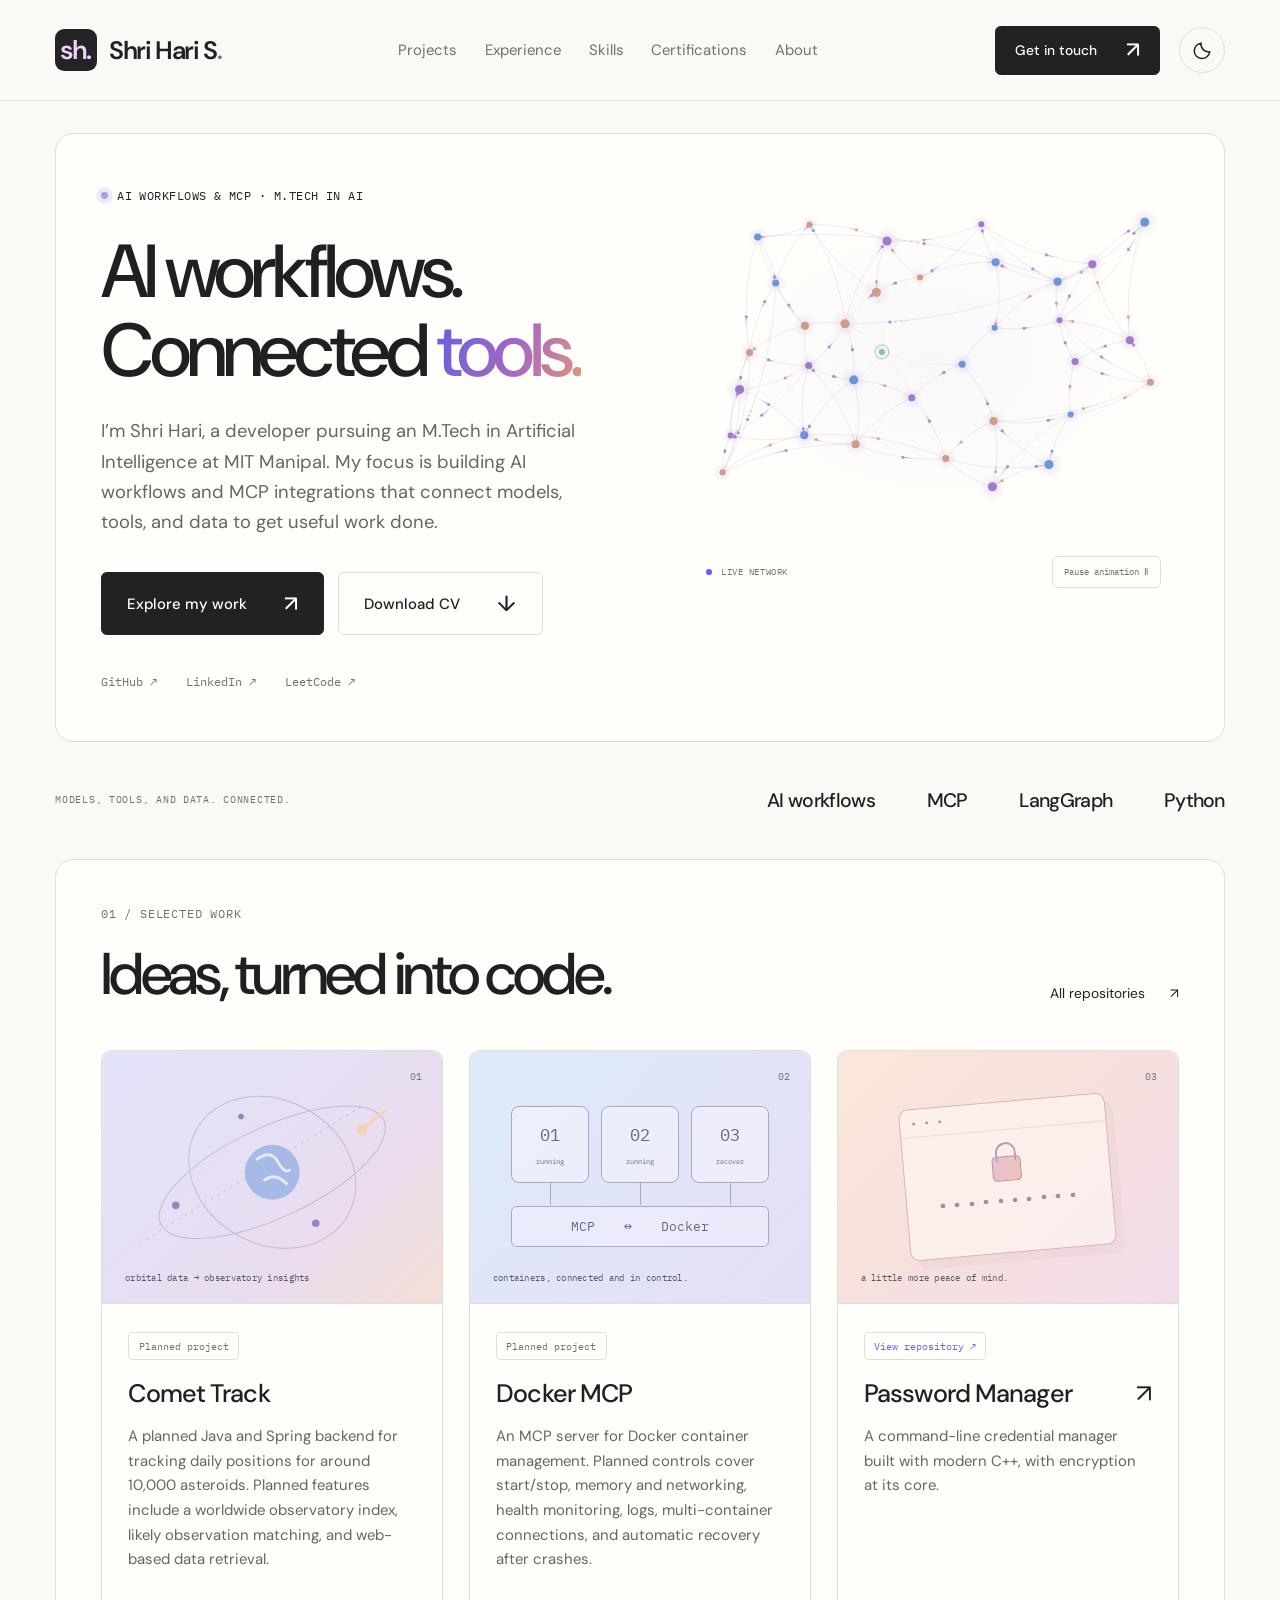
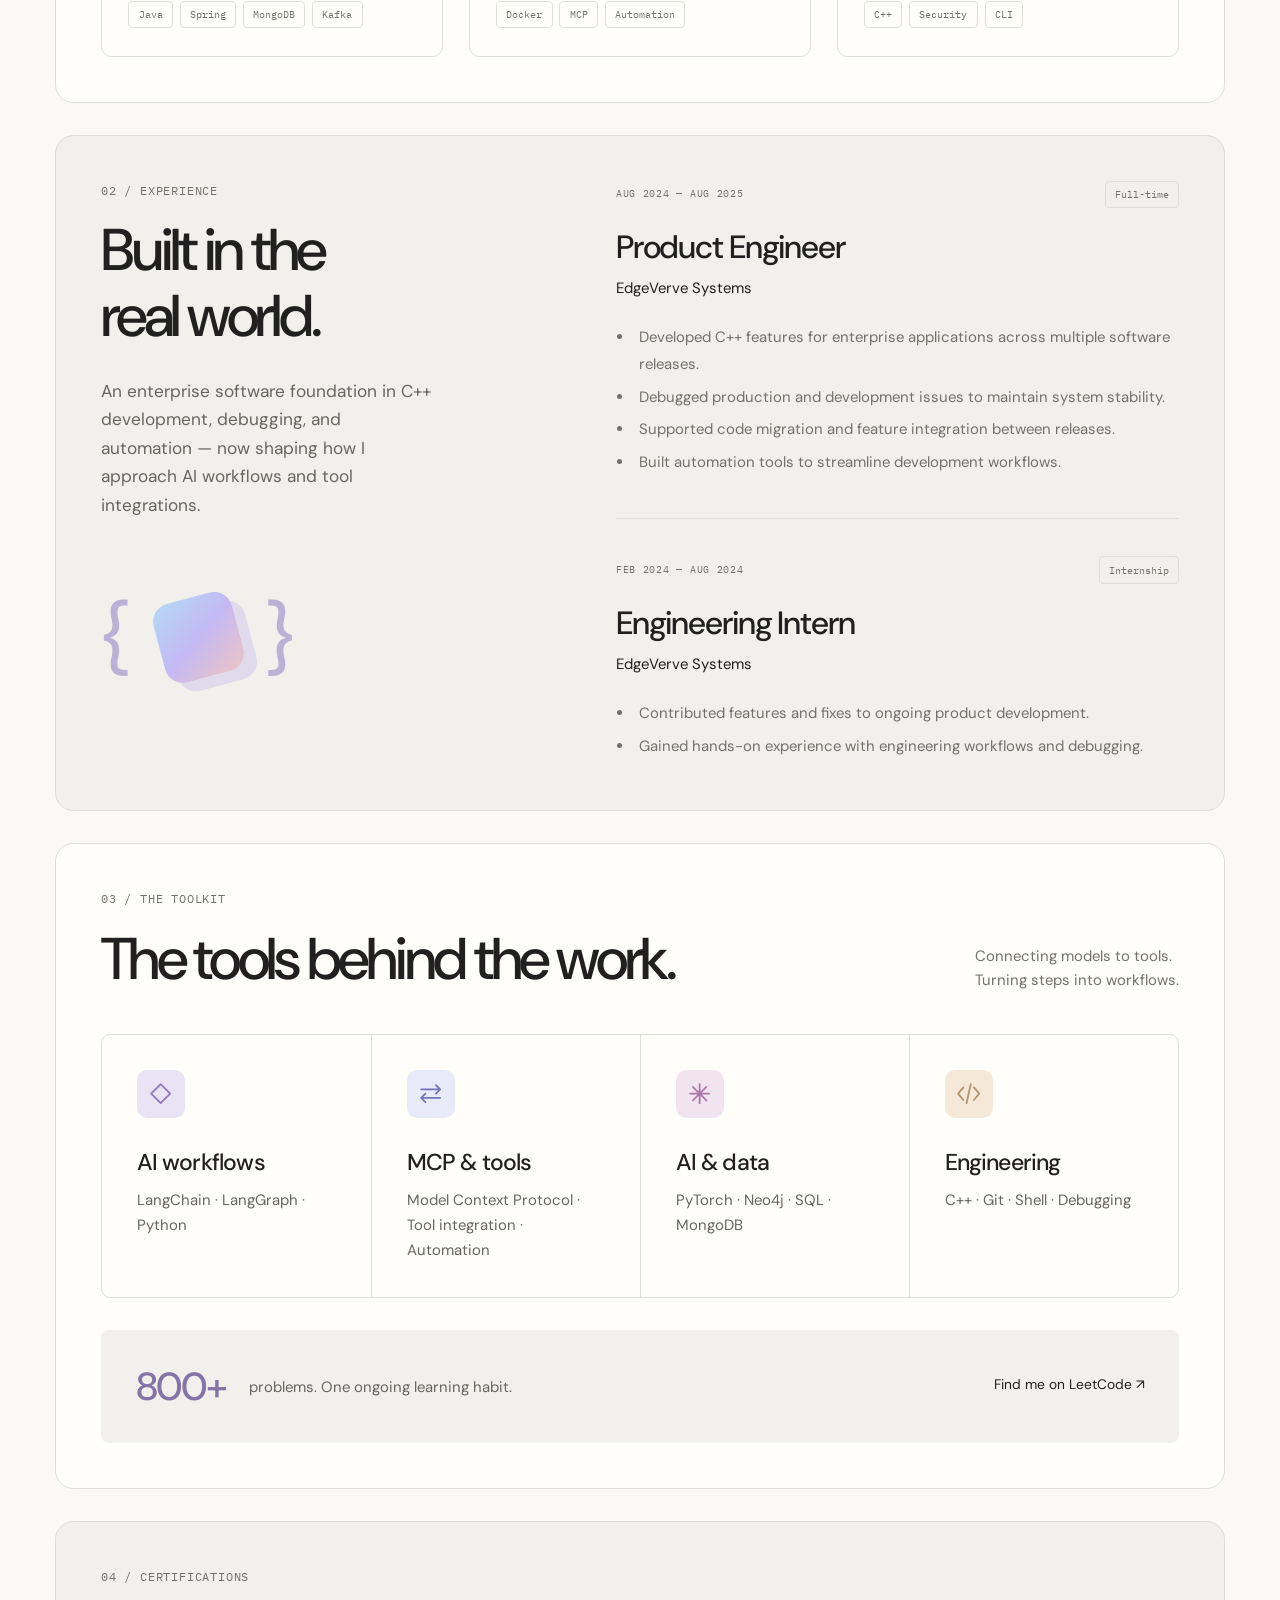
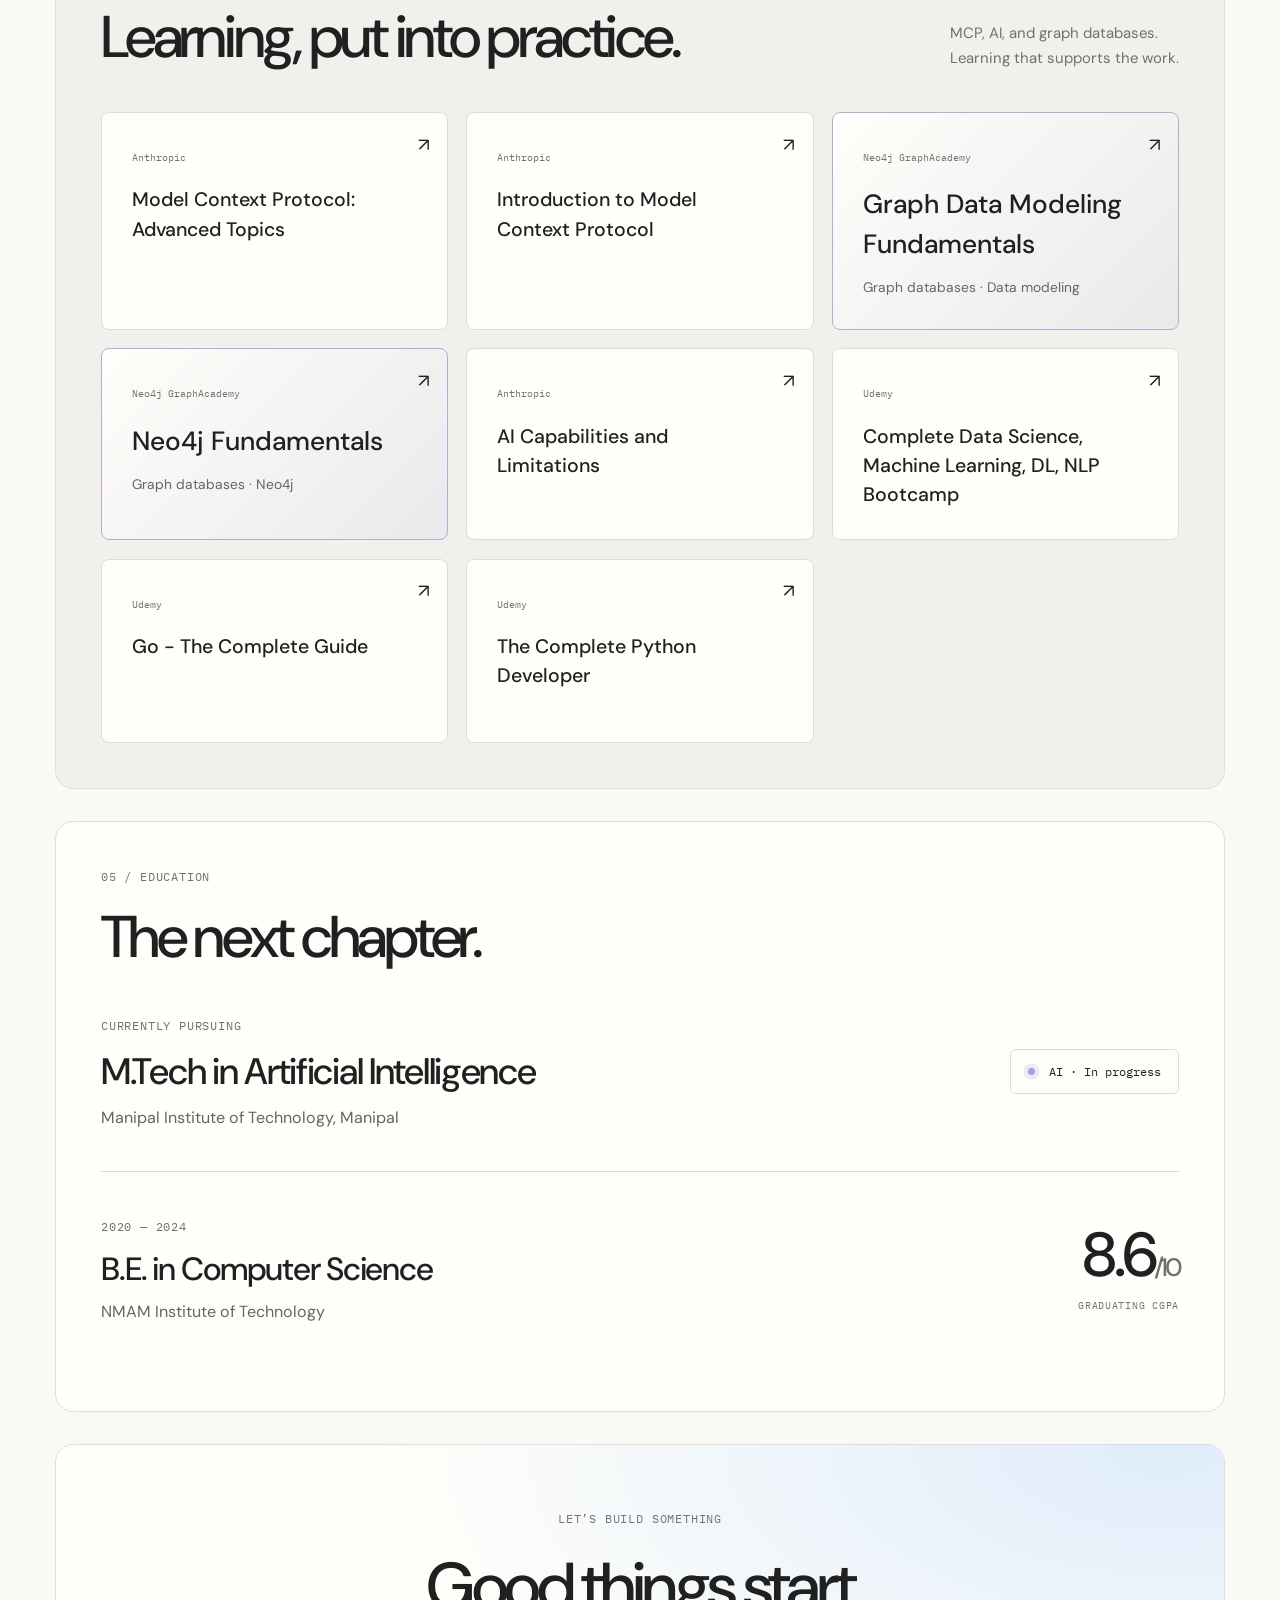
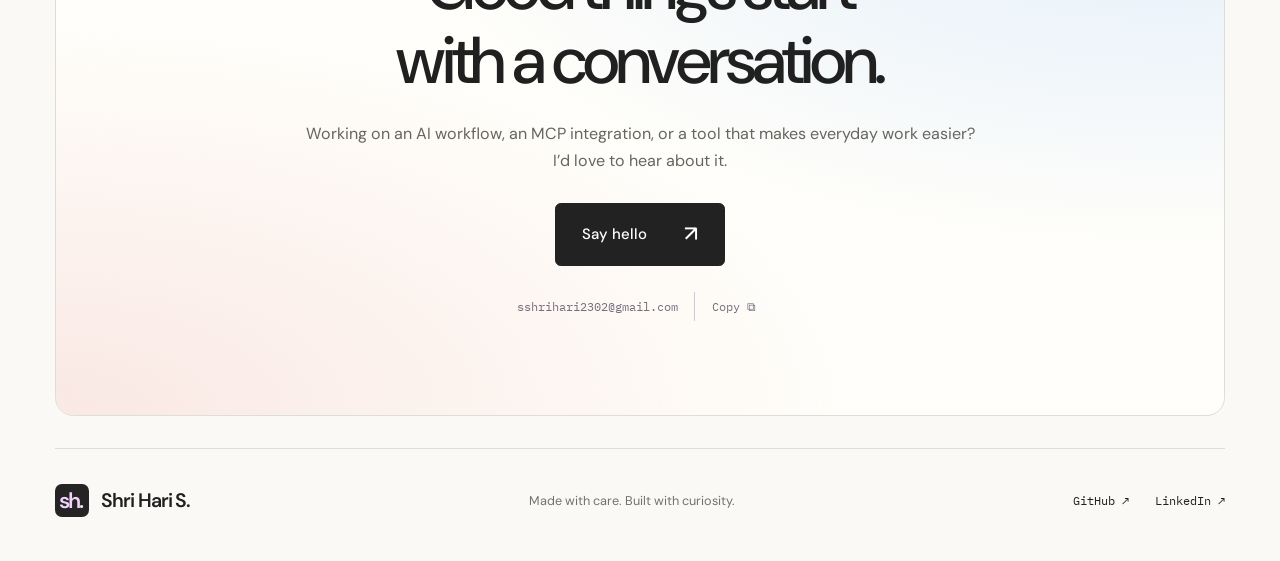
<file: index.html>
<!DOCTYPE html>
<html lang="en" data-theme="light">
<head>
<meta charset="utf-8"><meta name="viewport" content="width=device-width, initial-scale=1">
<meta name="description" content="Shri Hari S — developer focused on AI workflows and Model Context Protocol (MCP), pursuing an M.Tech in Artificial Intelligence at MIT Manipal. Explore projects, experience, and certifications.">
<meta name="theme-color" content="#faf9f6">
<script>
(function () {
    var theme;
    try { theme = localStorage.getItem('portfolio-theme'); } catch (e) {}
    if (theme !== 'light' && theme !== 'dark') theme = 'light';
    document.documentElement.dataset.theme = theme;
    document.querySelector('meta[name="theme-color"]').content = theme === 'dark' ? '#151519' : '#faf9f6';
})();
</script>
<title>Shri Hari S — AI Workflows & MCP</title>
<link rel="icon" type="image/svg+xml" href="assets/favicon.svg?v=2">
<link rel="preconnect" href="https://fonts.googleapis.com"><link rel="preconnect" href="https://fonts.gstatic.com" crossorigin>
<link href="https://fonts.googleapis.com/css2?family=DM+Sans:wght@400;450;500;550;600;650;700&family=IBM+Plex+Mono:wght@400;500&display=swap" rel="stylesheet">
<link rel="stylesheet" href="style.css"><script src="script.js" defer></script><script src="neural-network.js" defer></script>
</head>
<body>
<a class="skip-link" href="#main">Skip to content</a>
<header class="site-header"><div class="nav-wrap container">
<a class="brand" href="#hero" aria-label="Shri Hari S home"><span class="brand-icon" aria-hidden="true">sh.</span><span>Shri Hari S<span class="brand-period">.</span></span></a>
<nav id="navigation" aria-label="Main navigation"><a href="#projects">Projects</a><a href="#experience">Experience</a><a href="#stack">Skills</a><a href="#certifications">Certifications</a><a href="#education">About</a><a class="mobile-contact" href="#contact">Get in touch ↗</a></nav>
<div class="header-actions"><a class="button button-small header-contact" href="#contact">Get in touch <span aria-hidden="true">↗</span></a>
<button class="theme-toggle" id="theme-toggle" type="button" aria-label="Switch to dark mode" aria-pressed="false"><svg class="moon-icon" viewBox="0 0 24 24" fill="none" stroke="currentColor" stroke-width="1.6" aria-hidden="true"><path d="M20.5 13A8.5 8.5 0 0 1 11 3.5 8.5 8.5 0 1 0 20.5 13Z"/></svg><svg class="sun-icon" viewBox="0 0 24 24" fill="none" stroke="currentColor" stroke-width="1.6" aria-hidden="true"><circle cx="12" cy="12" r="4"/><path d="M12 2v2m0 16v2M2 12h2m16 0h2M5 5l1.5 1.5m11 11L19 19M5 19l1.5-1.5m11-11L19 5"/></svg></button>
<button class="menu-toggle" aria-label="Open navigation" aria-controls="navigation" aria-expanded="false"><span></span><span></span></button></div>
</div></header>
<main id="main">
<section class="hero container section-box" id="hero">
<div class="hero-copy"><div class="eyebrow"><span class="status-dot"></span> AI WORKFLOWS & MCP · M.TECH IN AI</div>
<h1>AI workflows.<br>Connected <span class="gradient-text">tools.</span></h1>
<p>I’m Shri Hari, a developer pursuing an M.Tech in Artificial Intelligence at MIT Manipal. My focus is building AI workflows and MCP integrations that connect models, tools, and data to get useful work done.</p>
<div class="hero-actions"><a class="button" href="#projects">Explore my work <span aria-hidden="true">↗</span></a><a class="button button-outline" href="resume_Shri_Hari_S.pdf" download>Download CV <span aria-hidden="true">↓</span></a></div>
<div class="hero-social"><a href="https://github.com/b100011111110">GitHub ↗</a><a href="https://www.linkedin.com/in/shri-hari-s-398a04228/">LinkedIn ↗</a><a href="https://leetcode.com/u/glgJ30fzW3/">LeetCode ↗</a></div></div>
<div class="hero-art network-art">
<div class="network-surface" role="img" aria-label="An illustrative mesh of connected dots with fast flowing data. Some nodes dim and disconnect, then recover and reconnect as traffic continues through the active network.">
<svg class="network-fallback" viewBox="0 0 620 450" aria-hidden="true"><g fill="none" stroke="currentColor" stroke-opacity=".17" stroke-width=".8"><path d="M243.03 208.11L209.61 244.68"/><path d="M243.03 208.11L236.37 135.99"/><path d="M243.03 208.11L284.31 266.39"/><path d="M243.03 208.11L347.76 226.90"/><path d="M243.03 208.11L196.85 172.34"/><path d="M487.83 222.69L482.10 289.98"/><path d="M487.83 222.69L556.49 195.43"/><path d="M487.83 222.69L470.97 167.79"/><path d="M487.83 222.69L583.66 246.45"/><path d="M149.61 178.29L89.05 62.47"/><path d="M149.61 178.29L79.74 211.21"/><path d="M149.61 178.29L196.85 172.34"/><path d="M149.61 178.29L153.30 227.42"/><path d="M149.61 178.29L109.63 120.50"/><path d="M209.61 244.68L284.31 266.39"/><path d="M209.61 244.68L146.36 313.22"/><path d="M209.61 244.68L196.85 172.34"/><path d="M209.61 244.68L153.30 227.42"/><path d="M209.61 244.68L209.68 327.97"/><path d="M51.77 312.91L64.45 258.69"/><path d="M51.77 312.91L79.74 211.21"/><path d="M51.77 312.91L146.36 313.22"/><path d="M51.77 312.91L44.54 361.84"/><path d="M51.77 312.91L153.30 227.42"/><path d="M325.47 343.08L284.31 266.39"/><path d="M325.47 343.08L386.43 294.70"/><path d="M325.47 343.08L146.36 313.22"/><path d="M325.47 343.08L382.43 377.85"/><path d="M325.47 343.08L209.68 327.97"/><path d="M325.47 343.08L455.14 351.84"/><path d="M390.33 97.68L291.08 115.04"/><path d="M390.33 97.68L370.11 50.25"/><path d="M390.33 97.68L388.77 177.20"/><path d="M390.33 97.68L464.64 121.84"/><path d="M64.45 258.69L79.74 211.21"/><path d="M64.45 258.69L146.36 313.22"/><path d="M64.45 258.69L44.54 361.84"/><path d="M64.45 258.69L153.30 227.42"/><path d="M291.08 115.04L236.37 135.99"/><path d="M291.08 115.04L370.11 50.25"/><path d="M291.08 115.04L251.79 71.32"/><path d="M89.05 62.47L79.74 211.21"/><path d="M89.05 62.47L464.64 121.84"/><path d="M89.05 62.47L155.27 48.59"/><path d="M89.05 62.47L109.63 120.50"/><path d="M511.91 98.23L574.58 45.46"/><path d="M511.91 98.23L370.11 50.25"/><path d="M511.91 98.23L556.49 195.43"/><path d="M511.91 98.23L196.85 172.34"/><path d="M511.91 98.23L470.97 167.79"/><path d="M511.91 98.23L464.64 121.84"/><path d="M236.37 135.99L196.85 172.34"/><path d="M236.37 135.99L251.79 71.32"/><path d="M236.37 135.99L155.27 48.59"/><path d="M482.10 289.98L386.43 294.70"/><path d="M482.10 289.98L382.43 377.85"/><path d="M482.10 289.98L455.14 351.84"/><path d="M482.10 289.98L583.66 246.45"/><path d="M284.31 266.39L347.76 226.90"/><path d="M284.31 266.39L209.68 327.97"/><path d="M386.43 294.70L382.43 377.85"/><path d="M386.43 294.70L347.76 226.90"/><path d="M386.43 294.70L455.14 351.84"/><path d="M386.43 294.70L583.66 246.45"/><path d="M574.58 45.46L556.49 195.43"/><path d="M574.58 45.46L470.97 167.79"/><path d="M574.58 45.46L464.64 121.84"/><path d="M370.11 50.25L464.64 121.84"/><path d="M370.11 50.25L251.79 71.32"/><path d="M79.74 211.21L44.54 361.84"/><path d="M79.74 211.21L153.30 227.42"/><path d="M79.74 211.21L109.63 120.50"/><path d="M146.36 313.22L44.54 361.84"/><path d="M146.36 313.22L153.30 227.42"/><path d="M146.36 313.22L209.68 327.97"/><path d="M382.43 377.85L455.14 351.84"/><path d="M44.54 361.84L209.68 327.97"/><path d="M44.54 361.84L109.63 120.50"/><path d="M347.76 226.90L388.77 177.20"/><path d="M556.49 195.43L470.97 167.79"/><path d="M556.49 195.43L583.66 246.45"/><path d="M196.85 172.34L153.30 227.42"/><path d="M196.85 172.34L251.79 71.32"/><path d="M196.85 172.34L155.27 48.59"/><path d="M388.77 177.20L470.97 167.79"/><path d="M388.77 177.20L464.64 121.84"/><path d="M153.30 227.42L209.68 327.97"/><path d="M470.97 167.79L583.66 246.45"/><path d="M470.97 167.79L464.64 121.84"/><path d="M251.79 71.32L155.27 48.59"/><path d="M155.27 48.59L109.63 120.50"/></g><g fill="currentColor" fill-opacity=".65"><circle cx="243.03" cy="208.11" r="3.8"/><circle cx="487.83" cy="222.69" r="4.45"/><circle cx="149.61" cy="178.29" r="5.1"/><circle cx="209.61" cy="244.68" r="5.75"/><circle cx="51.77" cy="312.91" r="3.8"/><circle cx="325.47" cy="343.08" r="4.45"/><circle cx="390.33" cy="97.68" r="5.1"/><circle cx="64.45" cy="258.69" r="5.75"/><circle cx="291.08" cy="115.04" r="3.8"/><circle cx="89.05" cy="62.47" r="4.45"/><circle cx="511.91" cy="98.23" r="5.1"/><circle cx="236.37" cy="135.99" r="5.75"/><circle cx="482.10" cy="289.98" r="3.8"/><circle cx="284.31" cy="266.39" r="4.45"/><circle cx="386.43" cy="294.70" r="5.1"/><circle cx="574.58" cy="45.46" r="5.75"/><circle cx="370.11" cy="50.25" r="3.8"/><circle cx="79.74" cy="211.21" r="4.45"/><circle cx="146.36" cy="313.22" r="5.1"/><circle cx="382.43" cy="377.85" r="5.75"/><circle cx="44.54" cy="361.84" r="3.8"/><circle cx="347.76" cy="226.90" r="4.45"/><circle cx="556.49" cy="195.43" r="5.1"/><circle cx="196.85" cy="172.34" r="5.75"/><circle cx="388.77" cy="177.20" r="3.8"/><circle cx="153.30" cy="227.42" r="4.45"/><circle cx="209.68" cy="327.97" r="5.1"/><circle cx="455.14" cy="351.84" r="5.75"/><circle cx="470.97" cy="167.79" r="3.8"/><circle cx="583.66" cy="246.45" r="4.45"/><circle cx="464.64" cy="121.84" r="5.1"/><circle cx="251.79" cy="71.32" r="5.75"/><circle cx="155.27" cy="48.59" r="3.8"/><circle cx="109.63" cy="120.50" r="4.45"/></g></svg>
<canvas id="neural-network" aria-hidden="true"></canvas>
</div>
<div class="network-caption"><span><span class="network-status-dot" aria-hidden="true"></span>LIVE NETWORK</span><button id="network-motion" type="button" aria-pressed="false" aria-label="Pause service network animation" hidden>Pause animation <span aria-hidden="true">Ⅱ</span></button></div>
</div>
</section>
<div class="expertise-strip"><div class="container strip-inner"><span class="eyebrow">MODELS, TOOLS, AND DATA. CONNECTED.</span><div><span>AI workflows</span><span>MCP</span><span>LangGraph</span><span>Python</span></div></div></div>
<section class="section container section-box" id="projects">
<div class="section-heading"><div><div class="eyebrow">01 / SELECTED WORK</div><h2>Ideas, turned into code.</h2></div><a class="text-link" href="https://github.com/b100011111110">All repositories <span aria-hidden="true">↗</span></a></div>
<div class="project-grid">
<article class="project-card"><div class="project-art project-art-comet" aria-hidden="true"><svg viewBox="0 0 360 220" class="comet-diagram"><g fill="none" stroke="currentColor" opacity=".3"><ellipse cx="180" cy="105" rx="130" ry="48" transform="rotate(-25 180 105)"/><ellipse cx="180" cy="105" rx="92" ry="76" transform="rotate(30 180 105)"/><path d="M40 180 275 35" stroke-dasharray="3 5"/></g><circle cx="180" cy="105" r="29" fill="#a6b9e7"/><path d="M163 92q15-12 23 2t13 8m-28 12q12-10 25 4" fill="none" stroke="#e7e8f9" stroke-width="3"/><circle cx="275" cy="60" r="6" fill="#f4d2b8"/><path d="m278 57 22-18" stroke="#f4d2b8" stroke-width="3"/><g fill="#9385c1"><circle cx="78" cy="140" r="4"/><circle cx="226" cy="159" r="4"/><circle cx="147" cy="46" r="3"/></g></svg><span class="art-code">orbital data → observatory insights</span><span class="art-corner">01</span></div><div class="project-body"><span class="project-status">Planned project</span><div class="project-title"><h3>Comet Track</h3></div><p>A planned Java and Spring backend for tracking daily positions for around 10,000 asteroids. Planned features include a worldwide observatory index, likely observation matching, and web-based data retrieval.</p><div class="chips"><span>Java</span><span>Spring</span><span>MongoDB</span><span>Kafka</span></div></div></article>
<article class="project-card"><div class="project-art project-art-docker" aria-hidden="true"><div class="container-diagram"><div class="container-node">01<span>running</span></div><div class="container-node">02<span>running</span></div><div class="container-node">03<span>recover</span></div><div class="container-controller">MCP <span>↔</span> Docker</div></div><span class="art-code">containers, connected and in control.</span><span class="art-corner">02</span></div><div class="project-body"><span class="project-status">Planned project</span><div class="project-title"><h3>Docker MCP</h3></div><p>An MCP server for Docker container management. Planned controls cover start/stop, memory and networking, health monitoring, logs, multi-container connections, and automatic recovery after crashes.</p><div class="chips"><span>Docker</span><span>MCP</span><span>Automation</span></div></div></article>
<a class="project-card" href="https://github.com/b100011111110/passwordManager" target="_blank" rel="noopener noreferrer"><div class="project-art project-art-password" aria-hidden="true"><div class="password-window"><span class="window-dots">● ● ●</span><div class="lock-icon"></div><span class="password-dots">••••••••••</span></div><span class="art-code">a little more peace of mind.</span><span class="art-corner">03</span></div><div class="project-body"><span class="project-status status-repository">View repository ↗</span><div class="project-title"><h3>Password Manager</h3><span aria-hidden="true">↗</span></div><p>A command-line credential manager built with modern C++, with encryption at its core.</p><div class="chips"><span>C++</span><span>Security</span><span>CLI</span></div></div></a>
</div></section>
<section class="experience-section container section-box" id="experience"><div class="section experience-layout"><div class="experience-intro"><div class="eyebrow">02 / EXPERIENCE</div><h2>Built in the<br>real world.</h2><p>An enterprise software foundation in C++ development, debugging, and automation — now shaping how I approach AI workflows and tool integrations.</p><div class="experience-emblem" aria-hidden="true"><span>{</span><div></div><span>}</span></div></div><div class="timeline"><article class="job"><div class="job-meta"><span class="eyebrow">AUG 2024 — AUG 2025</span><span class="job-type">Full-time</span></div><h3>Product Engineer</h3><p class="company">EdgeVerve Systems</p><ul><li>Developed C++ features for enterprise applications across multiple software releases.</li><li>Debugged production and development issues to maintain system stability.</li><li>Supported code migration and feature integration between releases.</li><li>Built automation tools to streamline development workflows.</li></ul></article><article class="job"><div class="job-meta"><span class="eyebrow">FEB 2024 — AUG 2024</span><span class="job-type">Internship</span></div><h3>Engineering Intern</h3><p class="company">EdgeVerve Systems</p><ul><li>Contributed features and fixes to ongoing product development.</li><li>Gained hands-on experience with engineering workflows and debugging.</li></ul></article></div></div></section>
<section class="section container section-box" id="stack"><div class="section-heading"><div><div class="eyebrow">03 / THE TOOLKIT</div><h2>The tools behind the work.</h2></div><p class="heading-note">Connecting models to tools.<br>Turning steps into workflows.</p></div><div class="skills-grid"><div class="skill-group"><span class="skill-symbol symbol-violet" aria-hidden="true"><svg viewBox="0 0 24 24" fill="none" stroke="currentColor" stroke-width="1.7" stroke-linecap="round" stroke-linejoin="round"><path d="m12 3 9 9-9 9-9-9Z"/></svg></span><h3>AI workflows</h3><p>LangChain · LangGraph · Python</p></div><div class="skill-group"><span class="skill-symbol symbol-blue" aria-hidden="true"><svg viewBox="0 0 24 24" fill="none" stroke="currentColor" stroke-width="1.7" stroke-linecap="round" stroke-linejoin="round"><path d="M3 8h18m-4-4 4 4-4 4M21 16H3m4-4-4 4 4 4"/></svg></span><h3>MCP & tools</h3><p>Model Context Protocol · Tool integration · Automation</p></div><div class="skill-group"><span class="skill-symbol symbol-pink" aria-hidden="true"><svg viewBox="0 0 24 24" fill="none" stroke="currentColor" stroke-width="1.7" stroke-linecap="round" stroke-linejoin="round"><path d="M12 3v18M3 12h18M5.6 5.6l12.8 12.8M5.6 18.4 18.4 5.6"/></svg></span><h3>AI & data</h3><p>PyTorch · Neo4j · SQL · MongoDB</p></div><div class="skill-group"><span class="skill-symbol symbol-orange" aria-hidden="true"><svg viewBox="0 0 24 24" fill="none" stroke="currentColor" stroke-width="1.7" stroke-linecap="round" stroke-linejoin="round"><path d="m7 6-5 6 5 6m10-12 5 6-5 6M14 3l-4 18"/></svg></span><h3>Engineering</h3><p>C++ · Git · Shell · Debugging</p></div></div>
<div class="practice-note" id="stats"><div><span class="practice-number">800+</span><span>problems. One ongoing learning habit.</span></div><a class="text-link" href="https://leetcode.com/u/glgJ30fzW3/">Find me on LeetCode ↗</a></div></section>
<section class="certification-section container section-box" id="certifications"><div class="section"><div class="section-heading"><div><div class="eyebrow">04 / CERTIFICATIONS</div><h2>Learning, put into practice.</h2></div><p class="heading-note">MCP, AI, and graph databases.<br>Learning that supports the work.</p></div><div class="certificate-grid"><a class="certificate" href="https://verify.skilljar.com/c/kbhntddoe3km" target="_blank" rel="noopener noreferrer"><span>Anthropic</span><h4>Model Context Protocol: Advanced Topics</h4><span class="cert-arrow" aria-hidden="true">↗</span></a>
<a class="certificate" href="https://verify.skilljar.com/c/3whvsfjt7m2d" target="_blank" rel="noopener noreferrer"><span>Anthropic</span><h4>Introduction to Model Context Protocol</h4><span class="cert-arrow" aria-hidden="true">↗</span></a>
<a class="certificate certificate-featured" href="https://graphacademy.neo4j.com/c/4513d2d8-d3c2-4ee3-b751-d8632358b07e" target="_blank" rel="noopener noreferrer"><span>Neo4j GraphAcademy</span><h4>Graph Data Modeling Fundamentals</h4><p>Graph databases · Data modeling</p><span class="cert-arrow" aria-hidden="true">↗</span></a>
<a class="certificate certificate-featured" href="https://graphacademy.neo4j.com/c/4f57504c-59ad-49a2-beec-fc2dbf49ec4f" target="_blank" rel="noopener noreferrer"><span>Neo4j GraphAcademy</span><h4>Neo4j Fundamentals</h4><p>Graph databases · Neo4j</p><span class="cert-arrow" aria-hidden="true">↗</span></a>
<a class="certificate" href="https://verify.skilljar.com/c/ib7xrg5a5mqa" target="_blank" rel="noopener noreferrer"><span>Anthropic</span><h4>AI Capabilities and Limitations</h4><span class="cert-arrow" aria-hidden="true">↗</span></a>
<a class="certificate" href="https://www.udemy.com/certificate/UC-ee9bf9d6-8fc8-4427-bc97-7b0147e3706a/" target="_blank" rel="noopener noreferrer"><span>Udemy</span><h4>Complete Data Science, Machine Learning, DL, NLP Bootcamp</h4><span class="cert-arrow" aria-hidden="true">↗</span></a>
<a class="certificate" href="https://www.udemy.com/certificate/UC-a2a242ef-d446-4922-9175-1a617358130f/" target="_blank" rel="noopener noreferrer"><span>Udemy</span><h4>Go - The Complete Guide</h4><span class="cert-arrow" aria-hidden="true">↗</span></a>
<a class="certificate" href="https://www.udemy.com/certificate/UC-38f7e30d-1e1f-4c42-a763-6bd143ba6623/" target="_blank" rel="noopener noreferrer"><span>Udemy</span><h4>The Complete Python Developer</h4><span class="cert-arrow" aria-hidden="true">↗</span></a></div></div></section>
<section class="about-section container section-box" id="education"><div class="section"><div class="section-heading"><div><div class="eyebrow">05 / EDUCATION</div><h2>The next chapter.</h2></div></div><div class="education-row education-current"><div><span class="eyebrow">CURRENTLY PURSUING</span><h3>M.Tech in Artificial Intelligence</h3><p>Manipal Institute of Technology, Manipal</p></div><div class="study-badge"><span class="status-dot"></span>AI · In progress</div></div><div class="education-row"><div><span class="eyebrow">2020 — 2024</span><h3>B.E. in Computer Science</h3><p>NMAM Institute of Technology</p></div><div class="education-score"><strong>8.6<span>/10</span></strong><span class="eyebrow">GRADUATING CGPA</span></div></div></div></section>
<section class="contact-section container section-box" id="contact"><div class="contact-art" aria-hidden="true"></div><div class="contact-copy"><div class="eyebrow">LET’S BUILD SOMETHING</div><h2>Good things start<br>with a conversation.</h2><p>Working on an AI workflow, an MCP integration, or a tool that makes everyday work easier?<br>I’d love to hear about it.</p><a class="button" href="mailto:sshrihari2302@gmail.com">Say hello <span aria-hidden="true">↗</span></a><div class="email-row"><a href="mailto:sshrihari2302@gmail.com">sshrihari2302@gmail.com</a><button id="copy-email-btn" aria-label="Copy email address">Copy <span aria-hidden="true">⧉</span></button><span id="copy-feedback" role="status" aria-live="polite"></span></div></div></section>
</main>
<footer class="container"><a class="brand" href="#hero"><span class="brand-icon" aria-hidden="true">sh.</span><span>Shri Hari S.</span></a><span class="footer-note">Made with care. Built with curiosity.</span><div><a href="https://github.com/b100011111110">GitHub ↗</a><a href="https://www.linkedin.com/in/shri-hari-s-398a04228/">LinkedIn ↗</a></div></footer>
</body></html>
</file>
<file: style.css>
:root {
    --paper:#faf9f6;
    --ink:#202020;
    --muted:#666661;
    --line:#deded8;
    --mono:'IBM Plex Mono',monospace;
    --blue:#6565ed
}
* {
    box-sizing:border-box
}
html {
    scroll-behavior:smooth;
    scroll-padding-top:6.25rem
}
body {
    margin:0;
    background:var(--paper);
    color:var(--ink);
    font-family:'DM Sans',Arial,sans-serif;
    -webkit-font-smoothing:antialiased
}
::selection {
    background:#d8ccff
}
a {
    color:inherit;
    text-decoration:none
}
button {
    font:inherit;
    cursor:pointer
}
a,button,summary {
    -webkit-tap-highlight-color:transparent
}
a:focus-visible,button:focus-visible,summary:focus-visible {
    outline:0.1875rem solid #6b5bf0;
    outline-offset:0.3125rem
}
button:disabled {
    cursor:default
}
p {
    color:var(--muted);
    line-height:1.65;
    margin:0
}
h1,h2,h3,h4 {
    margin:0;
    font-weight:500
}
h1,h2 {
    letter-spacing:-.055em
}
h2 {
    font-size:clamp(2.125rem,4.6vw,3.25rem);
    line-height:1.12
}
h3 {
    font-size:1.5rem;
    letter-spacing:-.035em
}
.container {
    width:min(75rem,calc(100% - 6rem));
    margin-inline:auto
}
.eyebrow {
    font-family:var(--mono);
    font-size:0.625rem;
    font-weight:400;
    letter-spacing:.07em;
    line-height:1.7
}
.skip-link {
    position:fixed;
    top:-5rem;
    left:1rem;
    background:var(--ink);
    color:white;
    padding:0.875rem;
    z-index:100
}
.skip-link:focus {
    top:0.75rem
}
.site-header {
    height:5.5rem;
    position:sticky;
    top:0;
    z-index:50;
    background:rgba(250,249,246,.94);
    backdrop-filter:blur(1rem);
    border-bottom:0.0625rem solid var(--line)
}
.nav-wrap {
    height:100%;
    margin:auto;
    display:flex;
    align-items:center;
    justify-content:space-between;
    gap:2rem
}
.brand {
    display:inline-flex;
    align-items:center;
    gap:0.6875rem;
    font-size:1.375rem;
    letter-spacing:-.055em;
    font-weight:600;
    white-space:nowrap
}
.brand-icon {
    display:grid;
    place-items:center;
    width:2.25rem;
    height:2.25rem;
    border-radius:0.5rem;
    background:#242424;
    color:#f2d1fa;
    font-size:1.4375rem;
    letter-spacing:-.09em;
    padding-right:0.125rem
}
.brand-period {
    color:#7861cb
}
nav {
    display:flex;
    gap:2rem;
    align-items:center
}
nav>a {
    font-size:0.8125rem;
    color:#565651;
    transition:color .2s
}
nav>a:hover,nav>a[aria-current] {
    color:var(--blue)
}
.button {
    display:inline-flex;
    align-items:center;
    justify-content:center;
    gap:2rem;
    background:#222;
    color:#fff;
    font-size:0.8125rem;
    font-weight:500;
    padding:1.0625rem 1.375rem;
    border:0.0625rem solid #222;
    border-radius:0.3125rem;
    transition:background .2s,transform .2s
}
.button:hover {
    background:#444;
    transform:translateY(-0.125rem)
}
.button span {
    font-size:1.1875rem;
    line-height:1
}
.button-small {
    padding:0.6875rem 1.0625rem;
    gap:1.5625rem;
    font-size:0.75rem
}
.button-outline {
    background:transparent;
    color:var(--ink);
    border-color:#c8c8c2
}
.button-outline:hover {
    background:#eeede8
}
.menu-toggle,.mobile-contact {
    display:none
}
.hero {
    display:grid;
    grid-template-columns:1.12fr 1fr;
    gap:1.25rem;
    align-items:center;
    min-height:40.625rem;
    padding-block:5.125rem 5.5rem
}
.hero-copy {
    position:relative;
    z-index:2
}
.hero .eyebrow {
    display:flex;
    align-items:center;
    gap:0.5rem;
    font-size:0.625rem;
    letter-spacing:.04em
}
.status-dot {
    height:0.375rem;
    width:0.375rem;
    border-radius:50%;
    background:#a4a2df;
    box-shadow:0 0 0 0.25rem #edeaf7
}
.hero h1 {
    font-size:clamp(3rem,5.865vw,4.5rem);
    line-height:1.055;
    margin:1.4375rem 0
}
.gradient-text {
    background:linear-gradient(105deg,#6862da 5%,#a366c5 53%,#df987a 100%);
    background-clip:text;
    -webkit-background-clip:text;
    color:transparent
}
.hero-copy>p {
    font-size:1rem;
    max-width:26.25rem
}
.hero-actions {
    display:flex;
    gap:0.75rem;
    margin-top:1.875rem
}
.hero-social {
    display:flex;
    gap:1.5625rem;
    margin-top:2.125rem;
    font-family:var(--mono);
    font-size:0.625rem;
    color:#686862
}
.hero-social a:hover {
    text-decoration:underline
}
.hero-art {
    height:28.75rem;
    position:relative;
    isolation:isolate
}
.art-grid {
    position:absolute;
    inset:4%;
    background-image:linear-gradient(#dbdbd340 0.0625rem,transparent 0.0625rem),linear-gradient(90deg,#dbdbd340 0.0625rem,transparent 0.0625rem);
    background-size:2.25rem 2.25rem;
    mask-image:radial-gradient(ellipse,black 20%,transparent 70%)
}
.orbit {
    position:absolute;
    border:0.0625rem solid #dcdad1;
    border-radius:50%;
    width:24.375rem;
    height:10.625rem;
    left:50%;
    top:51%;
    transform:translate(-50%,-50%) rotate(-25deg);
    z-index:-1
}
.orbit-two {
    transform:translate(-50%,-50%) rotate(35deg);
    width:25.625rem;
    height:15rem;
    border-style:dashed;
    opacity:.7
}
.art-label {
    font-family:var(--mono);
    font-size:0.5rem;
    letter-spacing:.08em;
    color:#82827b;
    position:absolute
}
.label-top {
    top:6%;
    left:25%
}
.sculpture {
    position:absolute;
    width:17.5rem;
    height:19.375rem;
    left:50%;
    top:48%;
    transform:translate(-50%,-50%) rotate(-8deg)
}
.sculpture-piece {
    position:absolute;
    width:5.75rem;
    height:6.625rem;
    box-shadow:inset -0.75rem -0.625rem 1.375rem #4847b423,inset 0.125rem 0.125rem 0.25rem #ffffff8c,0.5625rem 0.875rem 1.25rem #59539712;
    transform:skewY(-10deg);
    border:0.0625rem solid #ffffff45;
    border-radius:0.1875rem;
    background:linear-gradient(150deg,#cceffe,#b2b5f6 58%,#ac8cdd)
}
.piece-one {
    left:5.75rem;
    top:0;
    background:linear-gradient(145deg,#e3f5ff,#b8cefb 50%,#b399ee)
}
.piece-two {
    left:0;
    top:5.3125rem;
    background:linear-gradient(145deg,#b8ebfb,#9cc4fb 65%,#aa9ef1)
}
.piece-three {
    left:5.75rem;
    top:5.3125rem;
    z-index:2;
    background:linear-gradient(145deg,#c5c4ff,#beadf3 48%,#e9b1e4)
}
.piece-four {
    left:11.5rem;
    top:5.3125rem;
    background:linear-gradient(145deg,#eec6fa,#f5b7cf 55%,#f8bc9b)
}
.piece-five {
    left:0;
    top:10.625rem;
    background:linear-gradient(145deg,#d4d8ff,#b6a5f4 55%,#9583dd)
}
.piece-six {
    left:5.75rem;
    top:10.625rem;
    background:linear-gradient(145deg,#f1c4f0,#e8c1e6 40%,#ffcaa2)
}
.floating-tag {
    position:absolute;
    display:flex;
    align-items:center;
    gap:0.5625rem;
    background:#ffffffc9;
    border:0.0625rem solid #e1dfdf;
    border-radius:0.3125rem;
    padding:0.5625rem 0.875rem;
    font:0.6875rem var(--mono);
    box-shadow:0 0.25rem 0.9375rem #3f345908;
    z-index:3
}
.tag-cpp {
    top:25%;
    left:3%;
    transform:rotate(-6deg)
}
.tag-dot {
    width:0.4375rem;
    height:0.4375rem;
    border-radius:0.125rem
}
.blue {
    background:#8b9cef
}
.pink {
    background:#e6add5
}
.art-caption {
    position:absolute;
    bottom:4%;
    left:8%;
    right:0;
    display:flex;
    justify-content:space-between;
    gap:0.75rem;
    font:0.5rem var(--mono);
    color:#93938a
}
.expertise-strip {
    border-block:0.0625rem solid var(--line)
}
.strip-inner {
    display:flex;
    align-items:center;
    justify-content:space-between;
    gap:1.5625rem;
    padding-block:1.5625rem
}
.strip-inner>.eyebrow {
    color:#82827a;
    font-size:0.5625rem
}
.strip-inner>div {
    display:flex;
    gap:2.8125rem;
    font-size:1.0625rem;
    font-weight:500;
    color:#555550;
    letter-spacing:-.035em
}
.section {
    padding-block:5.75rem
}
.section-heading {
    display:flex;
    align-items:end;
    justify-content:space-between;
    gap:1.75rem;
    margin-bottom:2.25rem
}
.section-heading .eyebrow,.experience-intro>.eyebrow {
    margin-bottom:1rem;
    color:#7c7b73
}
.text-link {
    font-size:0.75rem;
    white-space:nowrap;
    display:inline-flex;
    gap:1.375rem;
    align-items:center;
    padding-bottom:0.3125rem
}
.text-link:hover {
    text-decoration:underline;
    text-underline-offset:0.3125rem
}
.project-grid {
    display:grid;
    grid-template-columns:repeat(3,minmax(0,1fr));
    gap:1.375rem
}
.project-card {
    display:flex;
    flex-direction:column;
    border:0.0625rem solid var(--line);
    border-radius:0.5625rem;
    overflow:hidden;
    background:#fffefa;
    transition:transform .25s,box-shadow .25s
}
.project-card:hover {
    transform:translateY(-0.3125rem);
    box-shadow:0 0.75rem 1.5625rem #29233d0a
}
.project-art {
    height:13.75rem;
    position:relative;
    display:grid;
    place-items:center;
    overflow:hidden;
    border-bottom:0.0625rem solid var(--line)
}
.project-art-rocket {
    background:linear-gradient(125deg,#e5e9fc,#e5def6 65%,#f0dce7)
}
.project-art-password {
    background:linear-gradient(135deg,#fbe7d9,#f5dfdf 60%,#f2dcec)
}
.project-art-algorithms {
    background:linear-gradient(125deg,#dcefee,#dcebe9 60%,#d8e4f8)
}
.art-code {
    position:absolute;
    left:1.25rem;
    bottom:1rem;
    font:0.5rem var(--mono);
    color:#575868;
    letter-spacing:.03em
}
.art-corner {
    position:absolute;
    top:1rem;
    right:1.125rem;
    font:0.5625rem var(--mono);
    color:#777582
}
.diagram-network {
    width:10rem;
    height:7.8125rem;
    display:grid;
    grid-template-columns:repeat(3,1fr);
    gap:1.5625rem 2.1875rem;
    position:relative;
    transform:rotate(-8deg)
}
.diagram-network:before,.diagram-network:after {
    content:'';
    position:absolute;
    inset:0.9375rem 1.4375rem;
    background:repeating-linear-gradient(30deg,transparent 0 1.4375rem,#8987b350 1.5rem 1.5625rem,transparent 1.625rem 3rem);
    z-index:0
}
.diagram-network:after {
    transform:scaleY(-1)
}
.diagram-network i {
    position:relative;
    width:1.625rem;
    height:1.625rem;
    background:linear-gradient(135deg,#fff,#b4abed);
    border:0.0625rem solid #9e93d4;
    border-radius:0.4375rem;
    box-shadow:0.1875rem 0.25rem 0 #8273b726
}
.diagram-network i:nth-child(3n+2) {
    background:linear-gradient(135deg,#f8e4fe,#d6b4e7)
}
.password-window {
    width:11.25rem;
    height:8.25rem;
    border:0.0625rem solid #d5b7b5;
    background:#fff8f39c;
    border-radius:0.5rem;
    box-shadow:0.4375rem 0.5rem 0 #b7808c12;
    display:flex;
    flex-direction:column;
    align-items:center;
    transform:rotate(-5deg)
}
.window-dots {
    align-self:stretch;
    font-size:0.375rem;
    letter-spacing:0.1875rem;
    color:#b89597;
    padding:0.5rem 0.625rem;
    border-bottom:0.0625rem solid #d5b7b566
}
.lock-icon {
    margin-top:1.375rem;
    position:relative;
    width:1.625rem;
    height:1.375rem;
    border:0.0625rem solid #b78c9d;
    border-radius:0.25rem;
    background:linear-gradient(130deg,#dec2df,#f2c3ae)
}
.lock-icon:before {
    content:'';
    position:absolute;
    width:0.9375rem;
    height:0.9375rem;
    border:0.125rem solid #b99bb5;
    border-bottom:0;
    border-radius:0.625rem 0.625rem 0 0;
    left:0.1875rem;
    top:-0.8125rem
}
.password-dots {
    font:1rem var(--mono);
    letter-spacing:0.1875rem;
    color:#aa899c;
    margin-top:0.3125rem
}
.code-visual {
    font:0.875rem/1.9 var(--mono);
    color:#577477;
    display:flex;
    flex-direction:column;
    transform:rotate(-4deg);
    border-left:0.125rem solid #9fc5c1;
    padding-left:1.125rem
}
.code-visual span:nth-child(2) {
    color:#7970a4
}
.project-body {
    padding:1.5625rem 1.4375rem 1.5rem;
    display:flex;
    flex:1;
    flex-direction:column
}
.project-title {
    display:flex;
    align-items:center;
    justify-content:space-between;
    gap:0.75rem
}
.project-title h3 {
    font-size:1.375rem
}
.project-title>span {
    font-size:1.375rem
}
.project-body p {
    font-size:0.8125rem;
    margin-top:0.75rem;
    margin-bottom:1.5625rem
}
.chips {
    display:flex;
    flex-wrap:wrap;
    gap:0.375rem;
    margin-top:auto
}
.chips span {
    font-family:var(--mono);
    font-size:0.5625rem;
    border:0.0625rem solid #e4e1db;
    border-radius:0.25rem;
    padding:0.3125rem 0.5rem;
    color:#66665f
}
.experience-section {
    background:#f1f0ed;
    border-block:0.0625rem solid var(--line)
}
.experience-layout {
    display:grid;
    grid-template-columns:1fr 1.45fr;
    gap:6.875rem
}
.experience-intro>p {
    font-size:0.9375rem;
    max-width:18.125rem;
    margin-top:1.4375rem
}
.experience-emblem {
    height:9.0625rem;
    display:flex;
    align-items:center;
    gap:1.5625rem;
    font-size:4.5rem;
    font-weight:400;
    color:#b9b2d4;
    margin-top:1.875rem
}
.experience-emblem div {
    width:4.375rem;
    height:4.375rem;
    transform:rotate(-15deg);
    border-radius:1rem;
    background:linear-gradient(145deg,#b4d9f6,#c4b9f4 50%,#edc4c4);
    box-shadow:0.5625rem 0.625rem 0 #dfdbec
}
.job {
    padding:0 0 2rem;
    position:relative
}
.job+.job {
    border-top:0.0625rem solid #d5d4cc;
    padding-top:2rem;
    padding-bottom:0
}
.job-meta {
    display:flex;
    align-items:center;
    justify-content:space-between;
    gap:0.75rem;
    margin-bottom:1rem
}
.job-meta>.eyebrow {
    font-size:0.5625rem;
    color:#73726c
}
.job-type {
    font:0.5625rem var(--mono);
    padding:0.3125rem 0.5rem;
    border:0.0625rem solid #d5d3cd;
    border-radius:0.25rem;
    color:#6b6963
}
.job h3 {
    font-size:1.75rem
}
.company {
    font-size:0.8125rem;
    color:#333;
    margin-top:0.4375rem
}
.company span {
    color:#77756f
}
.job ul {
    padding-left:1rem;
    margin:1.25rem 0 0;
    font-size:0.8125rem;
    line-height:1.8;
    color:#6b6963
}
.job li {
    padding-left:0.25rem;
    margin-bottom:0.3125rem
}
.heading-note {
    font-size:0.8125rem
}
.skills-grid {
    display:grid;
    grid-template-columns:repeat(4,1fr);
    border:0.0625rem solid var(--line);
    border-radius:0.5rem;
    overflow:hidden
}
.skill-group {
    padding:1.875rem
}
.skill-group+.skill-group {
    border-left:0.0625rem solid var(--line)
}
.skill-symbol {
    display:grid;
    place-items:center;
    width:2.625rem;
    height:2.625rem;
    border-radius:0.5625rem;
    margin-bottom:1.5625rem;
    line-height:1;
    flex-shrink:0
}
.symbol-blue {
    background:#e8e9f9;
    color:#7475b9
}
.symbol-violet {
    background:#eae3f5;
    color:#9178bc;
}
.symbol-pink {
    background:#f2e3f0;
    color:#aa77a9;
}
.symbol-orange {
    background:#f5e8d9;
    color:#b0946e;
}
.skill-group h3 {
    font-size:1.25rem;
    margin-bottom:0.625rem
}
.skill-group p {
    font-size:0.8125rem
}
.practice-note {
    display:flex;
    align-items:center;
    justify-content:space-between;
    gap:1.5rem;
    margin-top:1.75rem;
    padding:1.6875rem 1.875rem;
    border-radius:0.4375rem;
    background:#f0eeef
}
.practice-note>div {
    display:flex;
    align-items:center;
    gap:1.25rem;
    font-size:0.8125rem;
    color:#6f6c72
}
.practice-number {
    font-size:2.125rem;
    font-weight:500;
    letter-spacing:-.05em;
    color:#8474a7
}
.about-section {
    border-block:0.0625rem solid var(--line)
}
.education-row {
    display:flex;
    justify-content:space-between;
    align-items:center;
    gap:1.5625rem;
    padding-bottom:2.1875rem
}
.education-row .eyebrow {
    color:#7c7b73
}
.education-row h3 {
    font-size:1.75rem;
    margin-top:0.625rem
}
.education-row p {
    font-size:0.875rem;
    margin-top:0.5rem
}
.education-score {
    display:flex;
    flex-direction:column;
    gap:0.625rem;
    text-align:right
}
.education-score strong {
    font-size:3.375rem;
    line-height:1;
    font-weight:500;
    letter-spacing:-.06em
}
.education-score strong span {
    font-size:1.375rem;
    color:#aaa69e
}
.education-score .eyebrow {
    font-size:0.5625rem
}
.certifications {
    border-top:0.0625rem solid var(--line)
}
summary {
    cursor:pointer;
    display:flex;
    justify-content:space-between;
    align-items:center;
    padding-top:1.5625rem;
    list-style:none;
    font-size:1rem
}
summary::-webkit-details-marker {
    display:none
}
.details-icon {
    font-size:1.5rem;
    font-weight:400
}
details[open] .details-icon {
    transform:rotate(45deg)
}
.certificate-grid {
    display:grid;
    grid-template-columns:repeat(3,1fr);
    gap:1rem;
    margin-top:1.5625rem
}
.certificate {
    position:relative;
    border:0.0625rem solid var(--line);
    border-radius:0.4375rem;
    padding:1.375rem 2.1875rem 1.375rem 1.375rem
}
.certificate>span:first-child {
    font:0.5625rem var(--mono);
    color:#86817a
}
.certificate h4 {
    font-size:0.9375rem;
    line-height:1.5;
    margin-top:0.625rem
}
.cert-arrow {
    position:absolute;
    right:0.9375rem;
    top:1.0625rem
}
.certificate:hover {
    background:#f0edf7
}
.contact-section {
    position:relative;
    isolation:isolate;
    overflow:hidden;
    text-align:center;
    margin-block:4.375rem;
    padding:4.0625rem 2.1875rem;
    background:#f0eefa;
    border:0.0625rem solid #e6e1f0;
    border-radius:0.75rem
}
.contact-copy {
    position:relative;
    z-index:1
}
.contact-copy>.eyebrow {
    color:#777080;
    margin-bottom:1.125rem
}
.contact-copy h2 {
    font-size:clamp(2.25rem,5.175vw,3.625rem)
}
.contact-copy>p {
    font-size:0.875rem;
    margin-top:1.25rem
}
.contact-copy>.button {
    margin-top:1.5625rem;
    min-width:9.25rem
}
.contact-art {
    position:absolute;
    inset:0;
    background:radial-gradient(ellipse at 0 100%,#f3cfc875,transparent 48%),radial-gradient(ellipse at 95% 0%,#c7dffb90,transparent 50%)
}
.email-row {
    display:flex;
    flex-wrap:wrap;
    justify-content:center;
    align-items:center;
    gap:0.875rem;
    margin-top:1.4375rem;
    font:0.625rem var(--mono);
    color:#746e7d
}
.email-row a:hover {
    text-decoration:underline
}
.email-row button {
    border:0;
    background:transparent;
    padding:0.375rem;
    color:inherit;
    font:0.625rem var(--mono);
    border-left:0.0625rem solid #cfc8da;
    padding-left:0.9375rem
}
#copy-feedback {
    flex-basis:100%;
    min-height:0.75rem;
    font-size:0.625rem
}
footer {
    border-top:0.0625rem solid var(--line);
    display:flex;
    align-items:center;
    justify-content:space-between;
    gap:1.5625rem;
    padding-block:1.875rem 2.375rem
}
footer .brand {
    font-size:1.0625rem
}
footer .brand-icon {
    width:1.8125rem;
    height:1.8125rem;
    font-size:1.1875rem;
    border-radius:0.375rem
}
.footer-note {
    font-size:0.6875rem;
    color:#8a867e
}
footer>div {
    display:flex;
    gap:1.375rem;
    font:0.625rem var(--mono)
}
@media(min-width:1500px) {
    .hero {
        min-height:45rem
    }
    .hero-art {
        height:31.25rem
    }
    .hero h1 {
        font-size:4.75rem
    }
}
@media(max-width:1050px) {
    .container {
        width:calc(100% - 4rem)
    }
    .nav-wrap {
    }
    nav {
        gap:1.375rem
    }
    .hero {
        gap:0.3125rem;
        min-height:37.5rem;
        padding-block:3.75rem
    }
    .hero h1 {
        font-size:clamp(2.8125rem,6.785vw,4.0625rem)
    }
    .hero-art {
        height:24.375rem
    }
    .sculpture {
        scale:.85
    }
    .orbit {
        width:19.375rem
    }
    .orbit-two {
        width:20.625rem
    }
    .label-top {
        left:15%;
        top:2%
    }
    .art-caption {
        font-size:0.4375rem;
        left:2%
    }
    .tag-cpp {
        left:0
    }
    .experience-layout {
        gap:3.4375rem;
        grid-template-columns:1fr 1.4fr
    }
    .strip-inner>div {
        gap:1.4375rem;
        font-size:0.9375rem
    }
    .strip-inner>.eyebrow {
        max-width:10.625rem
    }
    .project-grid {
        gap:0.875rem
    }
    .project-body {
        padding:1.375rem 1.125rem
    }
    .project-title h3 {
        font-size:1.25rem
    }
    .skill-group {
        padding:1.5625rem 1.25rem
    }
    .skills-grid {
        grid-template-columns:repeat(2,1fr)
    }
    .skill-group:nth-child(3) {
        border-left:0
    }
    .skill-group:nth-child(n+3) {
        border-top:0.0625rem solid var(--line)
    }
}
@media(max-width:1100px) {
    html {
        scroll-padding-top:5rem
    }
    .container {
        width:calc(100% - 2.5rem)
    }
    .site-header {
        height:4.5rem
    }
    .nav-wrap {
        gap:1rem
    }
    .brand {
        font-size:1.25rem
    }
    .header-contact {
        margin-left:auto;
        padding:0.625rem 0.8125rem;
        gap:0.75rem;
        font-size:0.6875rem
    }
    .menu-toggle {
        display:flex;
        flex-direction:column;
        justify-content:center;
        gap:0.3125rem;
        width:2.25rem;
        height:2.25rem;
        border:0;
        background:transparent;
        padding:0.5rem
    }
    .menu-toggle span {
        width:1.25rem;
        height:0.09375rem;
        background:#222;
        transition:transform .2s
    }
    .menu-toggle[aria-expanded=true] span:first-child {
        transform:translateY(0.203125rem) rotate(45deg)
    }
    .menu-toggle[aria-expanded=true] span:last-child {
        transform:translateY(-0.203125rem) rotate(-45deg)
    }
    nav {
        display:none;
        position:absolute;
        top:4.4375rem;
        left:0;
        right:0;
        background:var(--paper);
        padding:1.25rem;
        border-bottom:0.0625rem solid var(--line);
        box-shadow:0 0.625rem 0.9375rem #22222208
    }
    nav.open {
        display:flex;
        flex-direction:column;
        align-items:stretch;
        gap:0
    }
    nav>a {
        padding:0.8125rem 0.625rem;
        font-size:0.9375rem
    }
    .mobile-contact {
        display:block
    }
    .hero {
        grid-template-columns:1fr;
        gap:0.625rem;
        padding-top:3.5625rem;
        padding-bottom:1.5625rem;
        min-height:0
    }
    .hero h1 {
        font-size:clamp(2.6875rem,10.12vw,4.0625rem);
        margin:1.375rem 0
    }
    .hero-copy>p {
        font-size:0.9375rem;
        max-width:29.375rem
    }
    .hero .eyebrow {
        font-size:0.5625rem
    }
    .hero-actions {
        margin-top:1.625rem
    }
    .hero-social {
        margin-top:1.6875rem
    }
    .hero-art {
        height:21.875rem;
        max-width:28.75rem;
        width:100%;
        margin:auto
    }
    .label-top {
        top:7%;
        left:25%
    }
    .sculpture {
        scale:.78;
        transform-origin:0 0;
        left:50%;
        top:49%
    }
    .orbit {
        width:20rem;
        height:9.6875rem
    }
    .orbit-two {
        width:21.25rem;
        height:13.75rem
    }
    .tag-cpp {
        top:25%;
        left:6%
    }
    .art-caption {
        left:5%;
        right:5%;
        bottom:3%
    }
    .strip-inner {
        flex-direction:column;
        align-items:flex-start;
        gap:0.9375rem;
        padding-block:1.3125rem
    }
    .strip-inner>.eyebrow {
        max-width:none;
        font-size:0.5rem
    }
    .strip-inner>div {
        justify-content:space-between;
        width:100%;
        gap:0.75rem;
        font-size:0.875rem
    }
    .section {
        padding-block:3.75rem
    }
    .section-heading {
        margin-bottom:1.75rem;
        align-items:flex-start;
        flex-wrap:wrap;
        gap:1.25rem
    }
    .section-heading .eyebrow {
        margin-bottom:0.75rem
    }
    .section-heading>.text-link {
        margin-top:0
    }
    h2 {
        font-size:2.3125rem
    }
    .project-grid {
        grid-template-columns:1fr;
        gap:1.4375rem
    }
    .project-art {
        height:15rem
    }
    .project-body {
        padding:1.5rem
    }
    .project-title h3 {
        font-size:1.5rem
    }
    .project-body p {
        font-size:0.875rem;
        max-width:25rem;
        margin-bottom:1.375rem
    }
    .project-body .chips {
        gap:0.5rem
    }
    .chips span {
        font-size:0.625rem
    }
    .experience-layout {
        grid-template-columns:1fr;
        gap:1.875rem
    }
    .experience-intro h2 br {
        display:none
    }
    .experience-intro>p {
        max-width:25rem;
        margin-top:1rem
    }
    .experience-emblem {
        display:none
    }
    .job h3 {
        font-size:1.5625rem
    }
    .job-meta {
        margin-top:0.1875rem
    }
    .job ul {
        font-size:0.875rem
    }
    .heading-note {
        font-size:0.8125rem
    }
    .skills-grid {
        grid-template-columns:1fr
    }
    .skill-group {
        padding:1.5625rem;
        position:relative;
        padding-left:5.625rem;
        min-height:6.75rem
    }
    .skill-group+.skill-group {
        border-left:0;
        border-top:0.0625rem solid var(--line)
    }
    .skill-symbol {
        position:absolute;
        left:1.5rem;
        top:1.625rem;
        margin:0
    }
    .skill-group h3 {
        font-size:1.3125rem;
        margin-bottom:0.4375rem
    }
    .skill-group p {
        font-size:0.8125rem
    }
    .practice-note {
        align-items:flex-start;
        flex-direction:column;
        gap:1.25rem;
        padding:1.5rem
    }
    .practice-note>div {
        gap:0.9375rem;
        align-items:center
    }
    .practice-note>div>span:last-child {
        max-width:11.875rem;
        line-height:1.6
    }
    .education-row {
        align-items:flex-start
    }
    .education-row h3 {
        font-size:1.4375rem;
        max-width:15rem
    }
    .education-row p {
        font-size:0.8125rem;
        max-width:14.375rem
    }
    .education-score strong {
        font-size:2.5rem
    }
    .education-score .eyebrow {
        font-size:0.5rem;
        max-width:5.3125rem
    }
    .certificate-grid {
        grid-template-columns:1fr 1fr
    }
    .contact-section {
        margin-block:2.8125rem;
        padding:3rem 1.25rem
    }
    .contact-copy h2 {
        font-size:2.3125rem
    }
    .contact-copy>p {
        font-size:0.8125rem
    }
    .contact-copy>p br {
        display:none
    }
    .email-row {
        font-size:0.5625rem;
        gap:0.625rem
    }
    footer {
        flex-wrap:wrap;
        padding-block:1.5625rem;
        gap:1.375rem
    }
    .footer-note {
        order:3;
        flex-basis:100%;
        font-size:0.625rem
    }
    footer>div {
        gap:1rem;
        font-size:0.5625rem
    }
}
@media(max-width:380px) {
    .header-contact {
        display:none
    }
    .menu-toggle {
        margin-left:auto
    }
    .hero h1 {
        font-size:2.625rem
    }
    .hero-actions {
        gap:0.5rem
    }
    .hero-actions .button {
        padding:0.875rem 0.875rem;
        gap:1.0625rem;
        font-size:0.75rem
    }
    .hero-art {
        height:19.375rem
    }
    .orbit {
        width:16.25rem
    }
    .orbit-two {
        width:17.5rem
    }
    .sculpture {
        scale:.68
    }
    .art-caption {
        font-size:0.375rem
    }
    .education-row {
        flex-direction:column
    }
    .education-score {
        text-align:left;
        flex-direction:row;
        align-items:center
    }
    .certificate-grid {
        grid-template-columns:1fr
    }
    .strip-inner>div {
        font-size:0.75rem
    }
}
@media(prefers-reduced-motion:reduce) {
    html {
        scroll-behavior:auto
    }
    *,*:before,*:after {
        transition:none!important;
        animation:none!important
    }
}

/* Updated portfolio presentation. */
:root {
    --panel: #fffefa;
    --soft: #f1f0ed;
    --header: rgba(250, 249, 246, .94);
    --subtle: #73716c;
    --button-bg: #222;
    --button-text: #fff;
    color-scheme: light;
}
html[data-theme="dark"] {
    --paper: #151519;
    --ink: #f0edf5;
    --muted: #b4b0be;
    --line: #36343e;
    --blue: #b8a8fa;
    --panel: #1d1c23;
    --soft: #1b1a21;
    --header: rgba(21, 21, 25, .94);
    --subtle: #aaa5b4;
    --button-bg: #e9e2f8;
    --button-text: #211c2b;
    color-scheme: dark;
}
.site-header { background: var(--header); }
nav > a, .hero-social, .heading-note, .strip-inner > .eyebrow,
.section-heading .eyebrow, .experience-intro > .eyebrow,
.job-meta > .eyebrow, .job-type, .job ul, .education-row .eyebrow,
.certificate > span:first-child, .footer-note, .chips span,
.education-score strong span { color: var(--subtle); }
.strip-inner > div, .company { color: var(--ink); }
.company span { color: var(--muted); }
.button { background: var(--button-bg); color: var(--button-text); border-color: var(--button-bg); }
.button:hover { background: var(--button-bg); filter: brightness(.9); }
.button-outline { background: transparent; color: var(--ink); border-color: var(--line); }
.button-outline:hover { background: var(--soft); }
.project-card, .diagram-panel { background: var(--panel); }
.experience-section, .practice-note { background: var(--soft); }
.job + .job, .job-type, .chips span { border-color: var(--line); }
.practice-note > div { color: var(--muted); }
.menu-toggle span { background: var(--ink); }
nav > a:hover, nav > a[aria-current] { color: var(--blue); }
.theme-toggle {
    width: 2.5rem; height: 2.5rem; flex: 0 0 2.5rem;
    display: grid; place-items: center;
    background: transparent; border: 0.0625rem solid var(--line);
    border-radius: 50%; color: var(--ink); padding: 0.625rem;
}
.theme-toggle:hover { background: var(--soft); }
.theme-toggle svg { width: 1.1875rem; height: 1.1875rem; grid-area: 1 / 1; }
.sun-icon { display: none; }
html[data-theme="dark"] .moon-icon { display: none; }
html[data-theme="dark"] .sun-icon { display: block; }
.hero-actions { flex-wrap: wrap; }
.hero-art.system-art {
    height: auto; min-width: 0; border: 0.0625rem solid var(--line);
    border-radius: 0.8125rem; background: var(--panel); padding: 1.375rem;
    box-shadow: 0 1.125rem 3.125rem #66529108;
}
.system-heading, .system-footer { display: flex; align-items: center; justify-content: space-between; gap: 0.625rem; }
.system-heading .eyebrow { font-size: 0.5625rem; color: var(--subtle); }
.system-light { width: 0.375rem; height: 0.375rem; border-radius: 50%; background: #aaa0d2; }
.system-diagram { display: block; width: 100%; height: auto; color: var(--subtle); margin-block: 0.625rem; }
.diagram-panel { fill: var(--paper); stroke: var(--line); }
.diagram-meta { font: 0.4375rem var(--mono); fill: var(--subtle); }
.diagram-code { font: 1.4375rem var(--mono); fill: var(--ink); }
.chip-label { font: 1rem var(--mono); fill: #453958; }
.system-footer { padding-top: 0.75rem; border-top: 0.0625rem solid var(--line); font: 0.4375rem var(--mono); color: var(--subtle); }
.project-status {
    align-self: flex-start; font: 0.5625rem var(--mono); color: var(--subtle);
    padding: 0.3125rem 0.5rem; border: 0.0625rem solid var(--line); border-radius: 0.25rem; margin-bottom: 0.9375rem;
}
.status-repository { color: var(--blue); }
.project-art-comet { background: linear-gradient(135deg, #e3e4fa, #e9dcf0 65%, #f4dfd5); }
.comet-diagram { width: 100%; height: 100%; color: #746698; }
.project-art-docker { background: linear-gradient(130deg, #dcebf9, #e1e4f7 55%, #e5def5); }
.container-diagram { width: 14.0625rem; display: grid; grid-template-columns: repeat(3, 1fr); gap: 0.625rem; }
.container-node { position: relative; padding: 0.875rem 0.5rem; font: 0.9375rem var(--mono); text-align: center; border: 0.0625rem solid #a8a7c8; border-radius: 0.4375rem; background: #f5f4ff9c; color: #68658c; }
.container-node span { display: block; font-size: 0.375rem; margin-top: 0.5625rem; }
.container-node::after { content: ''; position: absolute; bottom: -1.25rem; left: 50%; height: 1.25rem; border-left: 0.0625rem solid #a8a7c8; }
.container-controller { grid-column: 1 / -1; margin-top: 0.625rem; border: 0.0625rem solid #a8a7c8; border-radius: 0.3125rem; padding: 0.625rem; font: 0.6875rem var(--mono); text-align: center; color: #68658c; background: #f5f4ff80; }
.container-controller span { margin-inline: 1.125rem; }
.certification-section { background: var(--soft); border-top: 0.0625rem solid var(--line); }
.certification-section .certificate-grid { margin-top: 0; }
.certificate { display: block; min-height: 10rem; padding: 1.625rem; background: var(--panel); }
.certificate h4 { font-size: 1.0625rem; margin-top: 1rem; padding-right: 0.625rem; }
.certificate p { font-size: 0.75rem; margin-top: 0.625rem; }
.certificate:hover { background: var(--paper); }
.certificate-featured { border-color: #b7abd2; background: linear-gradient(135deg, var(--panel), #b9a5e51a); }
.certificate-featured h4 { font-size: 1.4375rem; }
.cert-mark { position: absolute; top: 1.125rem; right: 1.25rem; color: var(--blue); font-size: 1.5625rem; }
.education-current { padding-bottom: 2.1875rem; margin-bottom: 2.1875rem; border-bottom: 0.0625rem solid var(--line); }
.education-current h3 { font-size: 2rem; }
.study-badge { display: inline-flex; align-items: center; gap: 0.75rem; font: 0.625rem var(--mono); padding: 0.75rem 0.9375rem; border: 0.0625rem solid var(--line); border-radius: 0.3125rem; white-space: nowrap; }
html[data-theme="dark"] .gradient-text { background-image: linear-gradient(105deg, #afa6ff, #d3a1e4 53%, #f0bd9f); }
html[data-theme="dark"] .contact-section { background: #24202f; border-color: #3a3248; }
html[data-theme="dark"] .contact-art { opacity: .12; }
html[data-theme="dark"] .contact-copy > .eyebrow,
html[data-theme="dark"] .email-row { color: #bfb3d0; }
html[data-theme="dark"] .status-dot { box-shadow: 0 0 0 0.25rem #a4a2df20; }
html[data-theme="dark"] .education-score strong { color: var(--ink); }
html[data-theme="dark"] .practice-number { color: #b9a3df; }
html[data-theme="dark"] .brand-period { color: #b9a3df; }
html[data-theme="dark"] .symbol-blue { background: #2b2c42; color: #b5b6ef; }
html[data-theme="dark"] .symbol-pink { background: #3b2939; color: #dfb0d5; }
html[data-theme="dark"] .symbol-orange { background: #392e25; color: #dec3a3; }
html[data-theme="dark"] .symbol-violet { background: #332b45; color: #c0aceb; }
@media(max-width:1100px) {
    .nav-wrap { gap: 0.75rem; }
    .header-contact { margin-left: auto; }
    .theme-toggle { width: 2.25rem; height: 2.25rem; flex-basis: 2.25rem; padding: 0.5rem; }
    .hero-art.system-art { max-width: 33.75rem; margin-top: 1.5625rem; }
    .education-current { flex-wrap: wrap; }
}
@media(max-width:480px) {
    .header-contact { display: none; }
    .theme-toggle { margin-left: auto; }
    .menu-toggle { margin-left: 0; }
    .hero-art.system-art { padding: 0.875rem; }
    .system-heading .eyebrow { font-size: 0.5rem; }
    .system-footer { font-size: 0.375rem; }
    .certificate-grid { grid-template-columns: 1fr; }
    .education-current h3 { font-size: 1.625rem; }
    .education-row { flex-wrap: wrap; }
}

/* One shared scale keeps typography, controls, spacing, and illustrations in step. */
html { font-size: 115%; }

/* Live neural network, with a static SVG fallback before JavaScript starts. */
.hero-art.network-art { height: auto; width: 100%; max-width: 34rem; margin-inline: auto; color: var(--blue); }
.network-surface { position: relative; width: 100%; aspect-ratio: 620 / 450; isolation: isolate; }
.network-surface::before { content: ''; position: absolute; inset: 5%; z-index: -1; border-radius: 50%; background: radial-gradient(ellipse, #b8a5ee14, transparent 70%); }
.network-fallback { display: block; width: 100%; height: 100%; }
#neural-network { position: absolute; inset: 0; display: none; width: 100%; height: 100%; }
.network-ready #neural-network { display: block; }
.network-ready .network-fallback { visibility: hidden; }
.network-caption { display: flex; align-items: center; justify-content: space-between; gap: 1rem; padding: .75rem 1rem; color: var(--subtle); font: .5rem var(--mono); letter-spacing: .06em; }
.network-caption > span { display: inline-flex; align-items: center; gap: .5rem; }
.network-status-dot { width: .3125rem; height: .3125rem; border-radius: 50%; background: var(--blue); }
#network-motion { display: inline-flex; align-items: center; gap: .5rem; border: 1px solid var(--line); border-radius: .3125rem; padding: .5rem .625rem; background: transparent; color: var(--subtle); font: inherit; letter-spacing: 0; }
#network-motion[hidden] { display: none; }
#network-motion:hover { color: var(--ink); background: var(--soft); }
@media(max-width:1100px) { .hero-art.network-art { max-width: 29rem; margin-top: 1.5rem; } }
@media(max-width:480px) { .network-caption { padding-inline: 0; font-size: .4375rem; } }

/* A shared page grid lines up the navigation and hero with every section. */
.nav-wrap {
    display: grid;
    grid-template-columns: auto minmax(0, 1fr) auto;
    gap: 1.5rem;
}
.nav-wrap > nav { justify-self: center; gap: 1.5rem; }
.header-actions { display: flex; align-items: center; gap: 1rem; }
.header-actions > .header-contact,
.header-actions > .theme-toggle,
.header-actions > .menu-toggle { margin-left: 0; }
.hero { align-items: start; grid-template-columns: minmax(0, 1.12fr) minmax(0, 1fr); gap: 2rem; }
.hero-copy { min-width: 0; }
@media(max-width:1100px) {
    .nav-wrap { grid-template-columns: minmax(0, 1fr) auto; gap: 1rem; }
    .header-actions { gap: .75rem; }
    .nav-wrap > nav { justify-self: stretch; }
    .hero { grid-template-columns: minmax(0, 1fr); gap: 1rem; }
}
@media(max-width:480px) {
    .header-actions { gap: .5rem; }
}

.skill-symbol > svg {
    display: block;
    width: 1.375rem;
    height: 1.375rem;
}

/* Each page section has its own aligned frame; the network stays unframed. */
.section-box {
    margin-block: 1.75rem;
    padding: clamp(1.25rem, 3.5vw, 3.5rem);
    border: 1px solid var(--line);
    border-radius: 1rem;
    background: var(--panel);
}
.section-box > .section { padding: 0; }
.hero.section-box { min-height: 0; padding-block: clamp(2rem, 4vw, 4rem); }
.experience-section.section-box,
.certification-section.section-box { background: var(--soft); }
.contact-section.section-box { padding-block: 3.5rem; }
.expertise-strip { border: 0; }
.expertise-strip .strip-inner { padding-block: .75rem; }
.network-caption { flex-wrap: wrap; }
@media(max-width:1100px) {
    .section-box { margin-block: 1.25rem; border-radius: .75rem; }
    .hero.section-box { padding-block: 2rem; }
}
@media(max-width:480px) {
    .section-box { padding: 1.125rem; margin-block: 1rem; }
    .section-box .section-heading { gap: 1rem; }
    .section-box .project-body { padding: 1.125rem; }
    .section-box .project-title h3 { font-size: 1.25rem; }
    .section-box .skill-group { padding-left: 4.75rem; padding-right: 1rem; }
    .section-box .skill-symbol { left: 1.125rem; }
    .section-box .certificate { padding: 1.125rem; }
    .hero.section-box h1 { font-size: clamp(2rem, 8vw, 3.5rem); }
}
</file>
